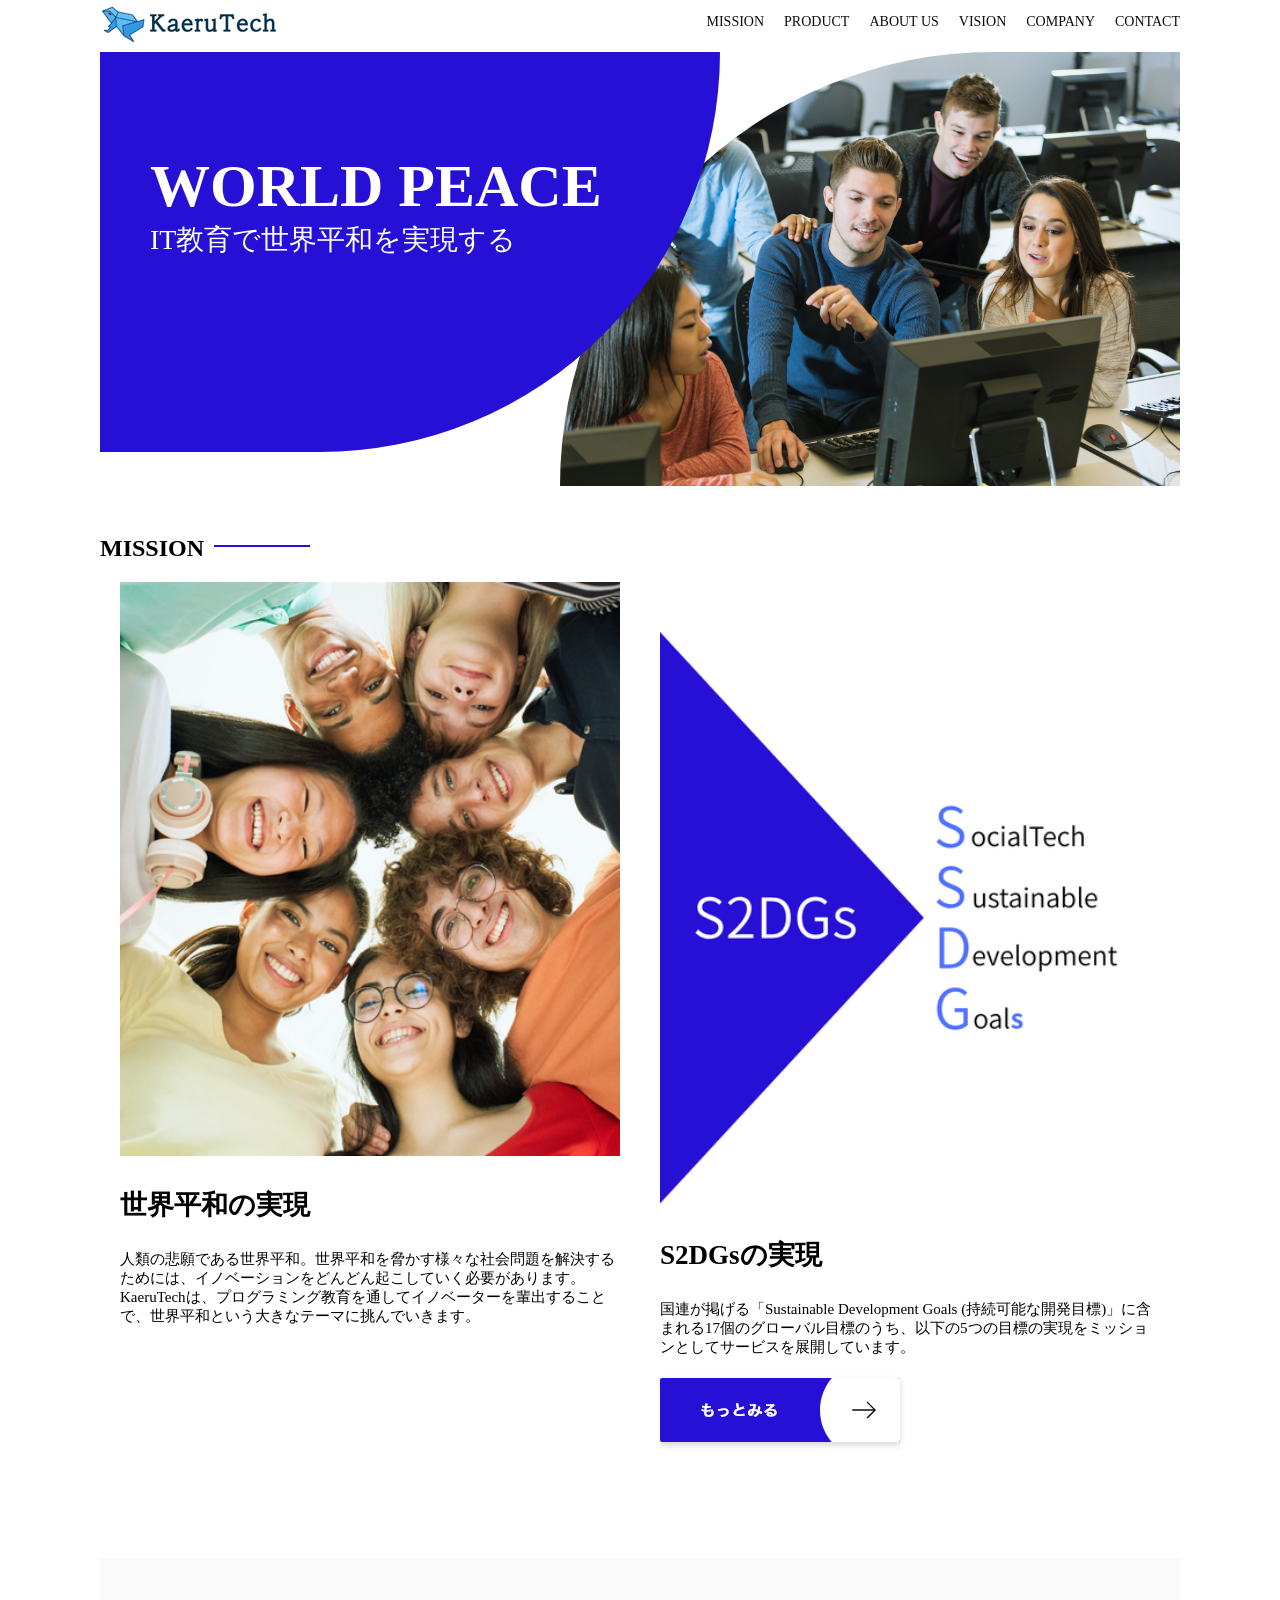
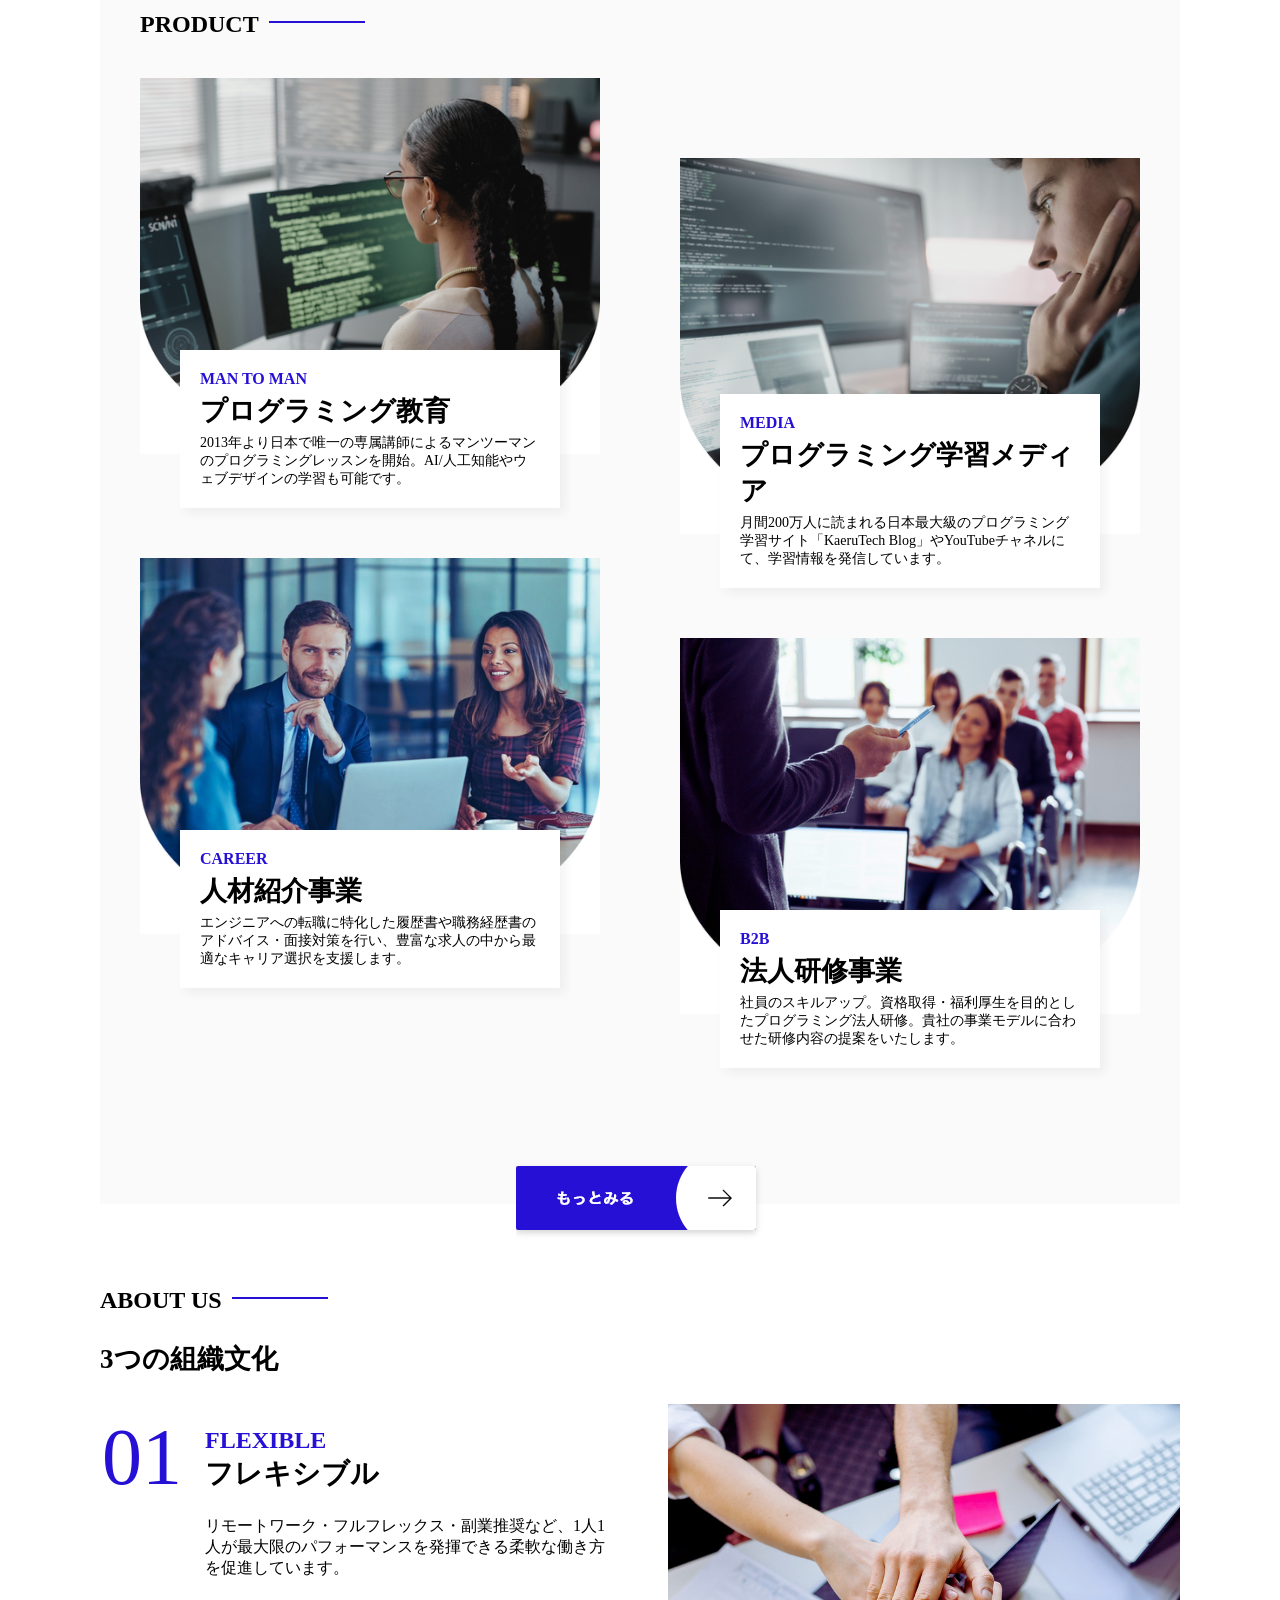
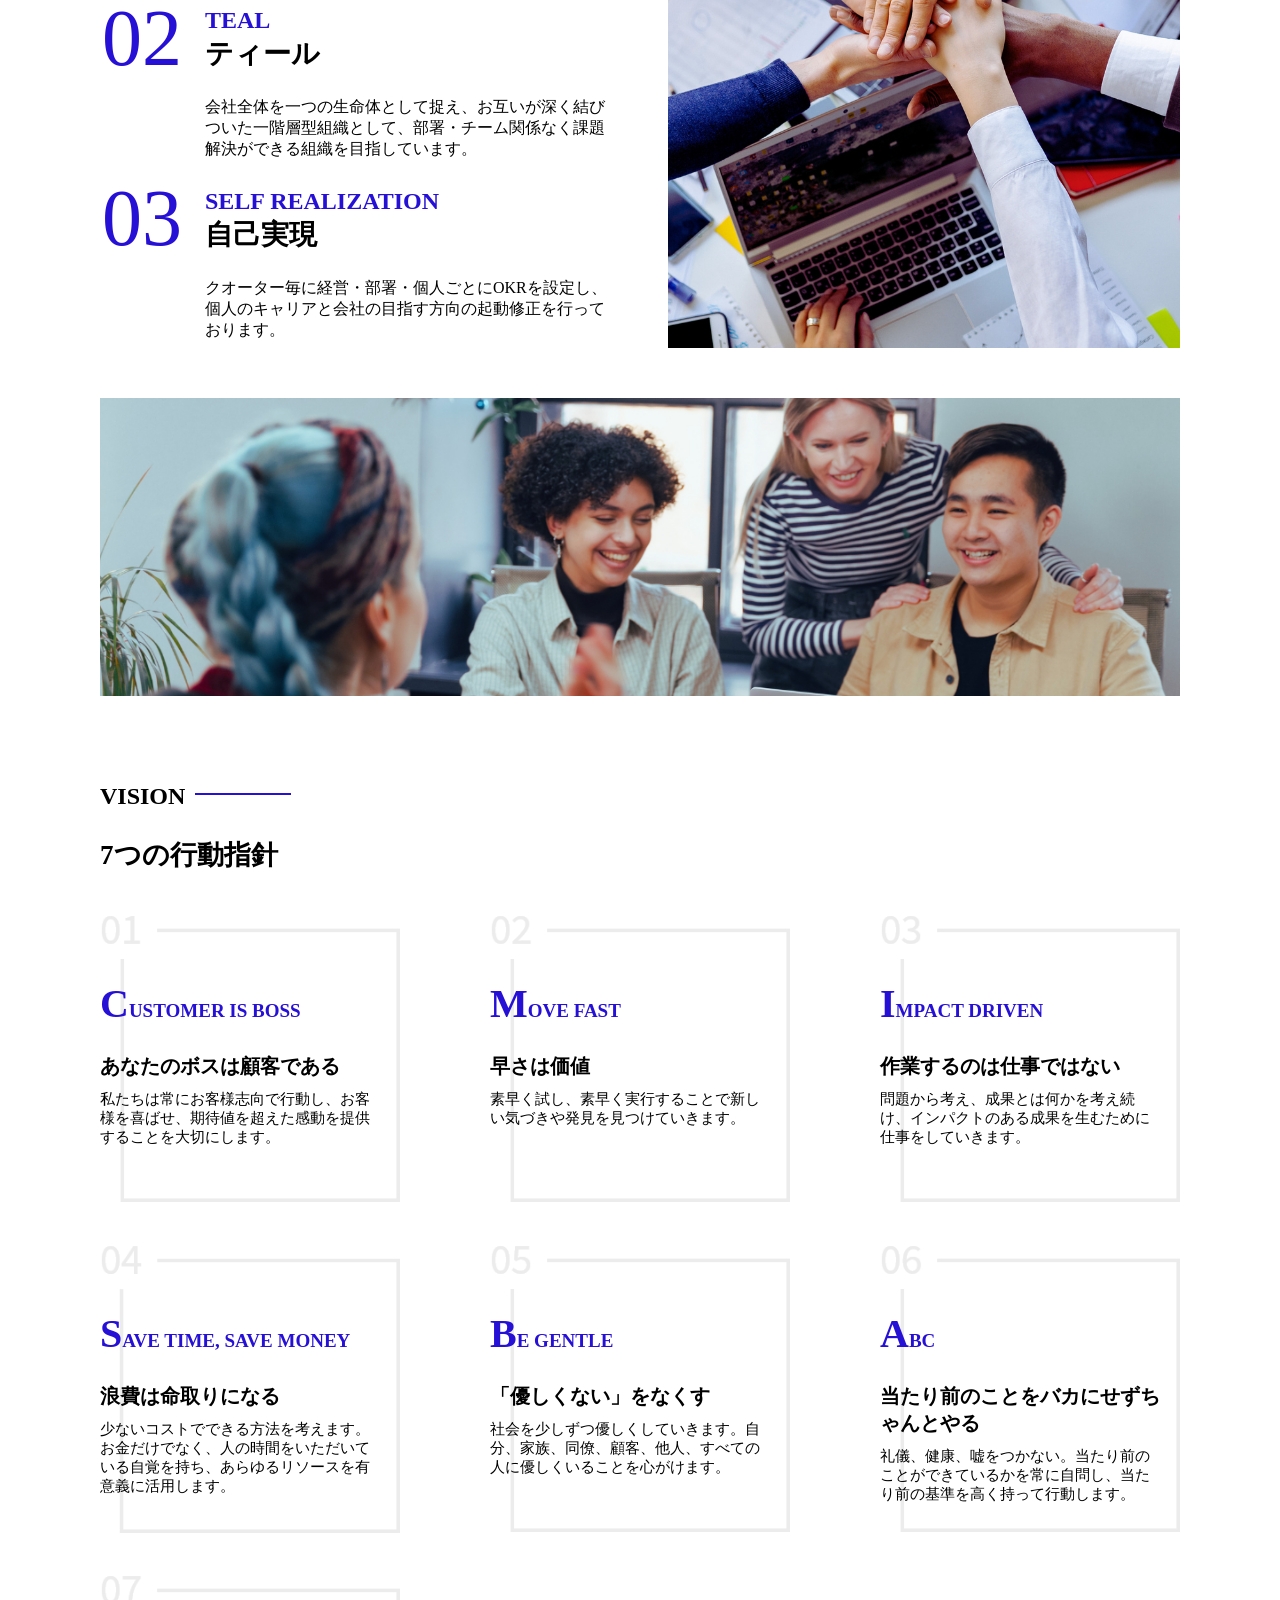
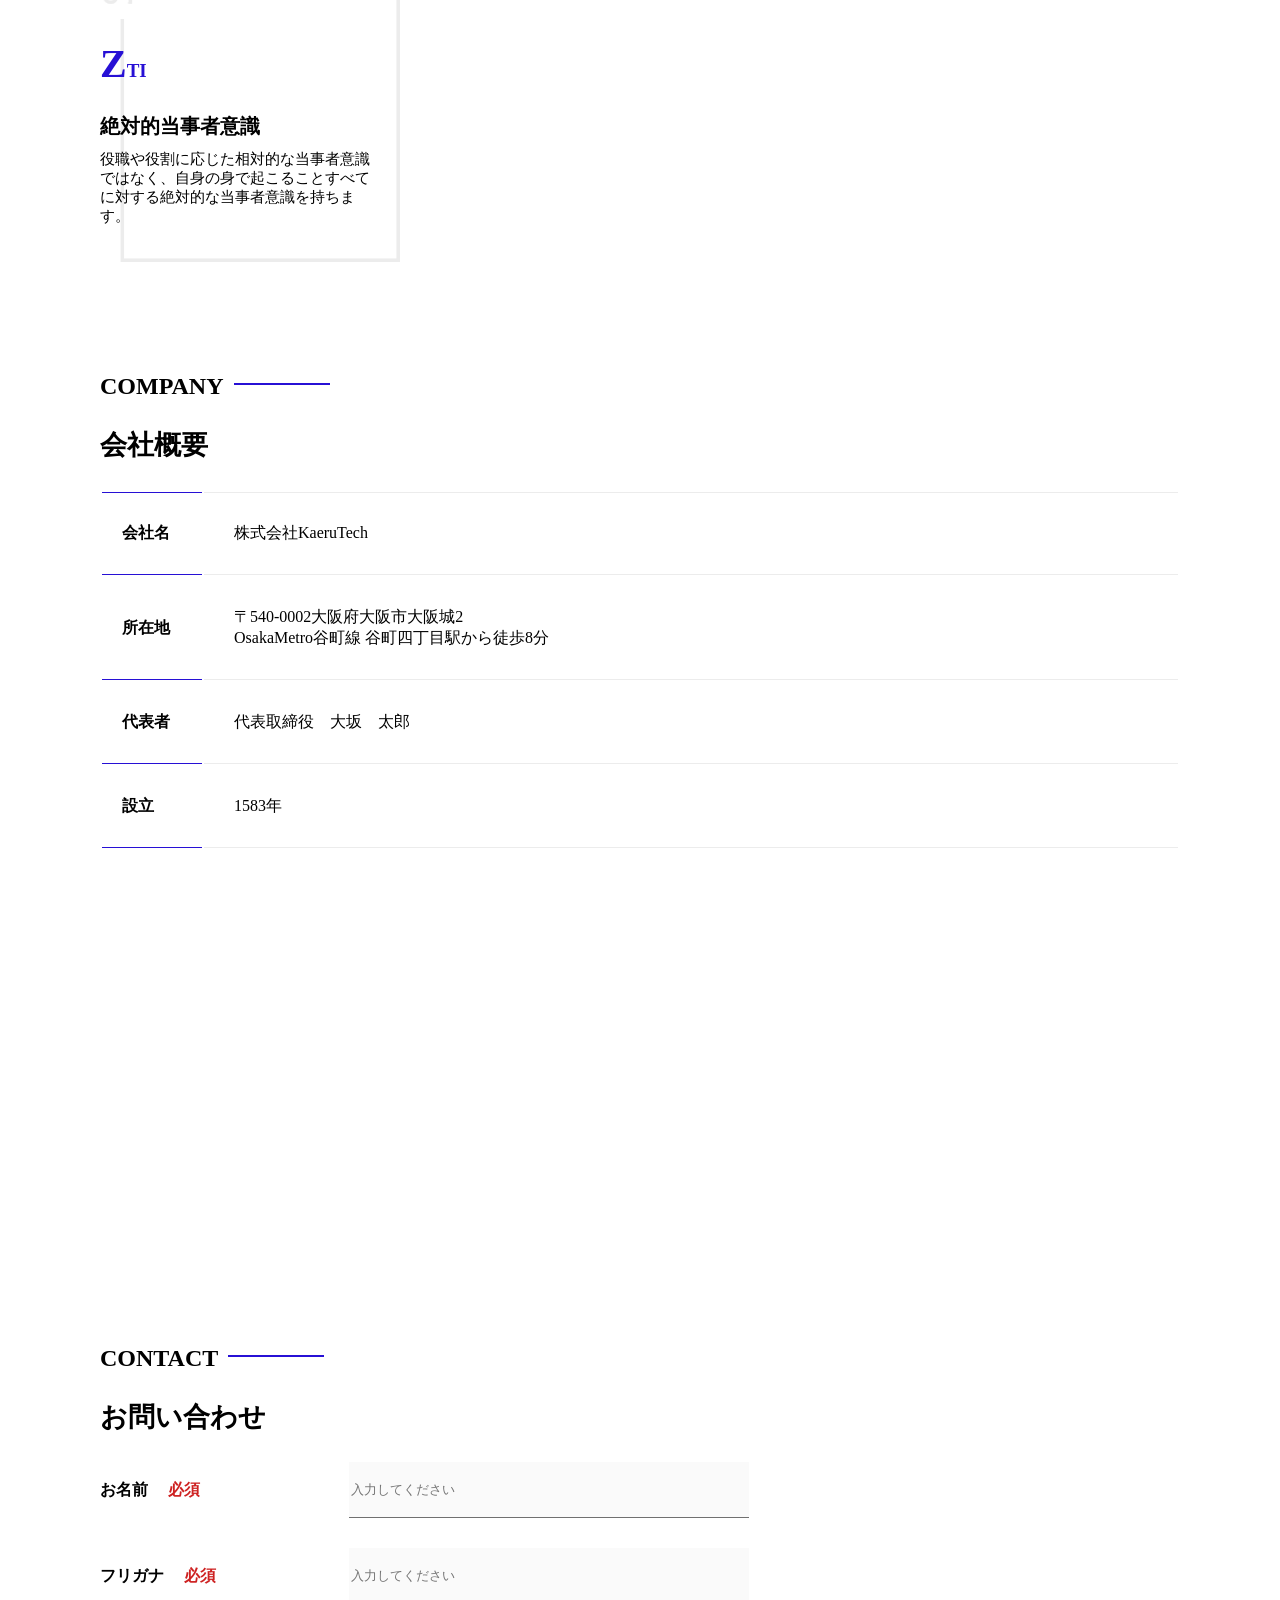
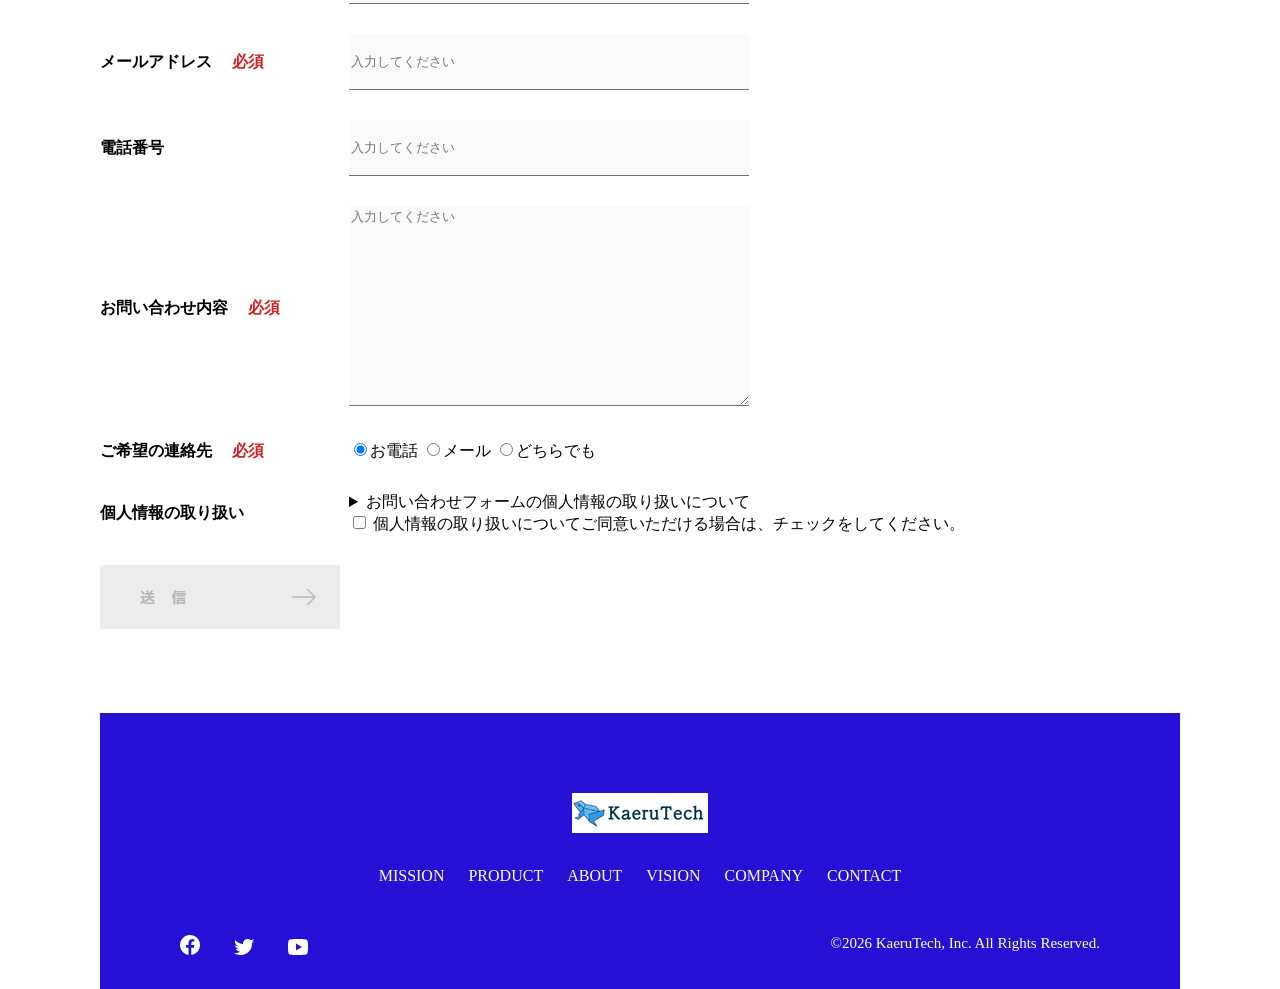
<file: index.html>
<!DOCTYPE html>
<html>

  <head>
    <title>KaeruTech</title>
    <meta charset="UTF-8">
    <meta name="description" content="KaeruTechはEdTech業界のリーディングカンパニーを目指します。">
    <meta name="viewport" content="width=device-width, initial-scale=1.0">
    <link rel="stylesheet" href="style.css">
  </head>
  <body>
    <!-- ヘッダー -->
    <header>
      <!-- ロゴ -->
      <a href="index.html" id="logo">
        <img src="images/logo.png" alt="トップページに戻る">
      </a>
      <!-- PC用ナビゲーション -->
       <nav id="nav-pc">
        <ul>
          <li><a href="mission.html">MISSION</a></li>
          <li><a href="product.html">PRODUCT</a></li>
          <li><a href="index.html#aboutus">ABOUT US</a></li>
          <li><a href="index.html#vision">VISION</a></li>
          <li><a href="index.html#company">COMPANY</a></li>
          <li><a href="index.html#contact">CONTACT</a></li>
        </ul>
       </nav>
       <!-- スマホ用メニューボタン -->
       <button id="menu-sp" onclick="document.getElementById('nav-sp').style.display = 'block'">
       <img src="images/button-menu.png" alt="ナビゲーションを開く">
       </button>
       <!-- スマホ用ナビゲーション -->
        <div id="nav-sp">
          <button id="close" onclick="document.getElementById('nav-sp').style.display = 'none'">
            <img src="images/button-close.png" alt="ナビゲーションを閉じる">
          </button>

          <nav>
            <ul>
              <li>
                <a id="logo-sp" href="index.html" onclick="document.getElementById('nav-sp').style.display = 'none'"><img src="images/logo-sp.png" alt="トップページに戻る"></a>
              </li>
              <li><a class="menu" href="mission.html" onclick="document.getElementById('nav-sp').style.display = 'none'">MISSION</a></li>
              <li><a class="menu" href="product.html" onclick="document.getElementById('nav-sp').style.display = 'none'">PRODUCT</a></li>
              <li><a class="menu" href="index.html#aboutus" onclick="document.getElementById('nav-sp').style.display = 'none'">ABOUT US</a></li>
              <li><a class="menu" href="index.html#vision" onclick="document.getElementById('nav-sp').style.display = 'none'">VISION</a></li>
              <li><a class="menu" href="index.html#company" onclick="document.getElementById('nav-sp').style.display = 'none'">COMPANY</a></li>
              <li><a class="menu" href="index.html#contact" onclick="document.getElementById('nav-sp').style.display = 'none'">CONTACT</a></li>
            </ul>
          </nav>
          <div id="sns">
            <a href="https://www.facebook.com">
              <img src="images/button-facebook.png" alt="Facebookのリンク">
            </a>
            <a href="https://x.com">
              <img src="images/button-twitter.png" alt="Xのリンク">
            </a>
            <a href="https://www.youtube.com">
              <img src="images/button-youtube.png" alt="YouTubeのリンク">
            </a>
          </div>
        </div>
    </header>
    <!-- メインコンテンツ -->
    <main>
      <article>
        <!-- メインビジュアル -->
        <section id="main-visual" >
          <div id="main-message">
            <h1>WORLD PEACE</h1>
            <p>IT教育で世界平和を実現する</p>
          </div>
          <img src="images/index/index-main_960x672.png" alt="PCの周りに集まる多国籍の仲間たち">
        </section>
        <!-- MISSIONセクション -->
        <section id="mission" >
          <h2 class="index-h2">MISSION</h2>
          <div id="mission-flex">
            <div>
              <img id="mission-photo" src="images/index/index-mission_432x496.png" alt="屋外のベンチで写真を撮る多国籍の仲間たち">
              <h3>世界平和の実現</h3>
              <p>
                人類の悲願である世界平和。世界平和を脅かす様々な社会問題を解決するためには、イノベーションをどんどん起こしていく必要があります。KaeruTechは、プログラミング教育を通してイノベーターを輩出することで、世界平和という大きなテーマに挑んでいきます。
              </p>
            </div>
            <div>
              <img id="s2dgs" src="images/index/s2dgs_432x496.png" alt="S2DGs">
              <h3>S2DGsの実現</h3>
              <p>国連が掲げる「Sustainable Development Goals (持続可能な開発目標)」に含まれる17個のグローバル目標のうち、以下の5つの目標の実現をミッションとしてサービスを展開しています。</p>
              <a href="mission.html">
                <img src="images/button-more.png" alt="もっとみる">
              </a>
            </div>
          </div>
        </section>
        <!-- PRODUCTセクション -->
        <section id="product" >
          <h2 class="index-h2">PRODUCT</h2>
          <div class="product-flex">
            <div id="product-left">
              <div>
                <img class="product-photo" src="images/index/index-mantoman_528x432.png" alt="PCでコードを書く女性">
                <div class="product-explain">
                  <span>MAN TO MAN</span>
                  <h3>プログラミング教育</h3>
                  <p>2013年より日本で唯一の専属講師によるマンツーマンのプログラミングレッスンを開始。AI/人工知能やウェブデザインの学習も可能です。</p>
                </div>
              </div>
              <div>
                <img class="product-photo" src="images/index/index-career_528x432.png" alt="笑顔で話し合う3人の男女">
                <div class="product-explain">
                  <span>CAREER</span>
                  <h3>人材紹介事業</h3>
                  <p>エンジニアへの転職に特化した履歴書や職務経歴書のアドバイス・面接対策を行い、豊富な求人の中から最適なキャリア選択を支援します。</p>
                </div>
              </div>
            </div>
            <div id="product-right">
              <div>
                <img class="product-photo" src="images/index/index-media_528x432.png" alt="Webコンテンツを閲覧する人">
                <div class="product-explain">
                  <span>MEDIA</span>
                  <h3>プログラミング学習メディア</h3>
                  <p>月間200万人に読まれる日本最大級のプログラミング学習サイト「KaeruTech Blog」やYouTubeチャネルにて、学習情報を発信しています。</p>
                </div>
              </div>
              <div>
                <img class="product-photo" src="images/index/index-b2b_528x432.png" alt="講演中の男性とそれを聞く人々">
                <div class="product-explain">
                  <span>B2B</span>
                  <h3>法人研修事業</h3>
                  <p>社員のスキルアップ。資格取得・福利厚生を目的としたプログラミング法人研修。貴社の事業モデルに合わせた研修内容の提案をいたします。</p>
                </div>
              </div>
            </div>
          </div>
          <div id="product-more">
            <a href="product.html">
              <img src="images/button-more.png" alt="もっとみる">
            </a>
          </div>
        </section>
        <!-- ABOUT USのセクション -->
        <section id="aboutus">
          <h2 class="index-h2">ABOUT US</h2>
          <h3>3つの組織文化</h3>
          <div>
            <table class="culture-table">
              <tr>
                <td class="culture-num">01</td>
                <th><span class="culture-en">FLEXIBLE</span><br>フレキシブル</th>
              </tr>
              <tr>
                <td>
                  <!-- カラのセルとなる -->
                </td>
                <td class="culture-description">リモートワーク・フルフレックス・副業推奨など、1人1人が最大限のパフォーマンスを発揮できる柔軟な働き方を促進しています。</td>
              </tr>
              <tr>
                <td class="culture-num">02</td>
                <th><span class="culture-en">TEAL</span><br>ティール</th>
              </tr>
              <tr>
                <td>
                  <!-- カラのセルとなる -->
                </td>
                <td class="culture-description">会社全体を一つの生命体として捉え、お互いが深く結びついた一階層型組織として、部署・チーム関係なく課題解決ができる組織を目指しています。</td>
              </tr>
              <tr>
                <td class="culture-num">03</td>
                <th><span class="culture-en">SELF REALIZATION</span><br>自己実現</th>
              </tr>
              <tr>
                <td>
                  <!-- カラのセルとなる -->
                </td>
                <td class="culture-description">クオーター毎に経営・部署・個人ごとにOKRを設定し、個人のキャリアと会社の目指す方向の起動修正を行っております。</td>
              </tr>
            </table>
            <img class="culture-img" src="images/index/index-aboutus1_512x544.png" alt="手を重ねあって団結する若者たち">
          </div>
          <img class="culture-img2" src="images/index/index-aboutus2_1216x336.png" alt="笑顔で話し合う4人の男女">
        </section>
        <!-- VISIONセクション -->
        <section id="vision" >
          <h2 class="index-h2">VISION</h2>
          <h3>7つの行動指針</h3>
          <div>
            <div class="vision-box">
              <img src="images/index/vision-01.png" alt="01">
              <div>
                <h4>CUSTOMER IS BOSS</h4>
                <h5>あなたのボスは顧客である</h5>
                <p>私たちは常にお客様志向で行動し、お客様を喜ばせ、期待値を超えた感動を提供することを大切にします。</p>
              </div>
            </div>
            <div class="vision-box">
              <img src="images/index/vision-02.png" alt="02">
              <div>
                <h4>MOVE FAST</h4>
                <h5>早さは価値</h5>
                <p>素早く試し、素早く実行することで新しい気づきや発見を見つけていきます。</p>
              </div>
            </div>
            <div class="vision-box">
              <img src="images/index/vision-03.png" alt="03">
              <div>
                <h4>IMPACT DRIVEN</h4>
                <h5>作業するのは仕事ではない</h5>
                <p>問題から考え、成果とは何かを考え続け、インパクトのある成果を生むために仕事をしていきます。</p>
              </div>
            </div>
            <div class="vision-box">
              <img src="images/index/vision-04.png" alt="04">
              <div>
                <h4>SAVE TIME, SAVE MONEY</h4>
                <h5>浪費は命取りになる</h5>
                <p>少ないコストでできる方法を考えます。お金だけでなく、人の時間をいただいている自覚を持ち、あらゆるリソースを有意義に活用します。</p>
              </div>
            </div>
            <div class="vision-box">
              <img src="images/index/vision-05.png" alt="05">
              <div>
                <h4>BE GENTLE</h4>
                <h5>「優しくない」をなくす</h5>
                <p>社会を少しずつ優しくしていきます。自分、家族、同僚、顧客、他人、すべての人に優しくいることを心がけます。</p>
              </div>
            </div>
            <div class="vision-box">
              <img src="images/index/vision-06.png" alt="06">
              <div>
                <h4>ABC</h4>
                <h5>当たり前のことをバカにせずちゃんとやる</h5>
                <p>礼儀、健康、嘘をつかない。当たり前のことができているかを常に自問し、当たり前の基準を高く持って行動します。</p>
              </div>
            </div>
            <div class="vision-box">
              <img src="images/index/vision-07.png" alt="07">
              <div>
                <h4>ZTI</h4>
                <h5>絶対的当事者意識</h5>
                <p>役職や役割に応じた相対的な当事者意識ではなく、自身の身で起こることすべてに対する絶対的な当事者意識を持ちます。</p>
              </div>
            </div>
          </div>
        </section>
        <!-- COMPANYセクション -->
        <section id="company" >
          <h2 class="index-h2">COMPANY</h2>
          <h3>会社概要</h3>
          <table id="company-table">
            <tr>
              <th class="tableheader tableheader-first">会社名</th>
              <td class="cell cell-first">株式会社KaeruTech</td>
            </tr>
            <tr>
              <th class="tableheader">所在地</th>
              <td class="cell">〒540-0002大阪府大阪市大阪城2<br>OsakaMetro谷町線 谷町四丁目駅から徒歩8分</td>
            </tr>
            <tr>
              <th class="tableheader">代表者</th>
              <td class="cell">代表取締役　大坂　太郎</td>
            </tr>
            <tr>
              <th class="tableheader">設立</th>
              <td class="cell">1583年</td>
            </tr>
          </table>
          <iframe src="https://www.google.com/maps/embed?pb=!1m18!1m12!1m3!1d3280.724885711208!2d135.52345807542477!3d34.68689233395404!2m3!1f0!2f0!3f0!3m2!1i1024!2i768!4f13.1!3m3!1m2!1s0x6000e0cd5c283afd%3A0xf01d07d5ca11e41!2z5aSn6Ziq5Z-O!5e0!3m2!1sja!2sjp!4v1775450162488!5m2!1sja!2sjp" width="600" height="450" style="border:0;" allowfullscreen="" loading="lazy" referrerpolicy="no-referrer-when-downgrade">"
          </iframe>
        </section>
        <!-- CONTACTセクション -->
        <section id="contact">
          <h2 class="index-h2">CONTACT</h2>
          <h3>お問い合わせ</h3>
          <form>
            <div>
              <div class="contact-heading">
                <label class="contact-label">お名前<span class="contact-span">必須</span></label>
              </div>
              <div>
                <input type="text" name="name" placeholder="入力してください" class="contact-textbox">
              </div>
            </div>
            <div>
              <div class="contact-heading">
                <label class="contact-label">フリガナ<span class="contact-span">必須</span></label>
              </div>
              <div>
                <input type="text" name="hurigana" placeholder="入力してください" class="contact-textbox">
              </div>
            </div>
            <div>
              <div class="contact-heading">
                <label class="contact-label">メールアドレス<span class="contact-span">必須</span></label>
              </div>
              <div>
                <input type="text" name="email" placeholder="入力してください" class="contact-textbox">
              </div>
            </div>
            <div>
              <div class="contact-heading">
                <label class="contact-label">電話番号</label>
              </div>
              <div>
                <input type="text" name="tel" placeholder="入力してください" class="contact-textbox">
              </div>
            </div>
            <div>
              <div class="contact-heading">
                <label class="contact-label">お問い合わせ内容<span class="contact-span">必須</span></label>
              </div>
              <div>
                <textarea class="contact-textarea" placeholder="入力してください" name="message"></textarea>
              </div>
            </div>
            <div>
              <div class="contact-heading">
                <label class="contact-label">ご希望の連絡先<span class="contact-span">必須</span></label>
              </div>
              <div>
                <input class="radiobutton" type="radio" value="tel" name="contact" checked><label>お電話</label>
                <input class="radiobutton" type="radio" value="mail" name="contact"><label>メール</label>
                <input class="radiobutton" type="radio" value="both" name="contact"><label>どちらでも</label>
              </div>
            </div>
            <div>
              <div class="contact-heading">
                <label class="contact-label">個人情報の取り扱い</label>
              </div>
              <div>
                <details>
                  <summary>お問い合わせフォームの個人情報の取り扱いについて</summary>
                  <div>
                    <dl>
                      <dt>１．組織の名称または氏名</dt>
                      <dd>株式会社KaeruTech</dd>
                      <dt>２．個人情報保護管理者（若しくはその代理人）の氏名又は職名、所属及び連絡先</dt>
                      <dd>
                        <p>コーポレート部　鈴木　一郎</p>
                        <p>メールアドレス： kaeru@example.com</p>
                        <p>TEL: 03-1234-5678</p>
                      </dd>
                      <dt>３．個人情報の利用目的</dt>
                      <dd>
                        <ul>
                          <li>本サービス及び本サービスに関連する情報の提供又はそれらに関する連絡のため</li>
                          <li>ユーザーの本人確認のため</li>
                          <li>当社サービスのご案内のため</li>
                          <li>当社の商品等の広告または宣伝（電子メールによるものを含むものとします。）</li>
                        </ul>
                      </dd>
                      <dt>４．個人情報の取り扱い業務の委託</dt>                      
                      <dd>個人情報の取扱業務の全部または一部を外部に業務委託する場合があります。その際、弊社は、個人情報を適切に保護できる管理体制を敷き実行していることを条件として委託先を厳選したうえで、機密保持契約を委託先と締結し、お客様の個人情報を厳密に管理させます。</dd>
                      <dt>５．個人情報の開示等の請求</dt>
                      <dd>
                        お客様は、弊社に対してご自身の個人情報の開示等（利用目的の通知、開示、内容の訂正・追加・削除、利用の停止または消去、第三者への提供の停止）に関して、当社問合わせ窓口に申し出ることができます。<br>
                        その際、弊社はお客様ご本人を確認させていただいたうえで、合理的な期間内に対応いたします。<br>
                        なお、個人情報に関する弊社問合わせ先は、次の通りです。
                      </dd>
                      <dd>
                        <p>株式会社KaeruTech　個人情報おい合わせ窓口</p>
                        <p>メールアドレス： kaeru@example.com  TEL:03-1234-5678</p>
                      </dd>
                      <dt>６．個人情報を提供されることの任意性について</dt>
                      <dd>お客様がご自身の個人情報を弊社に提供されるか否かは、お客様のご判断によりますが、もしご提供されない場合には、適切なサービスが提供できない場合がありますので予めご了承ください。</dd>
                    </dl>
                  </div>
                </details>
                <input type="checkbox" name="agree">
                <span>個人情報の取り扱いについてご同意いただける場合は、チェックをしてください。</span>
              </div>
            </div>
            <input type="image" src="images/button-submit.png" alt="送信する">
          </form>
        </section>
      </article>
    </main>

    <!-- フッター -->
  <footer>
    <div id="footer-logo">
      <img src="images/logo-sp.png" alt="KaeruTech">
    </div>
    <div id="footer-link">
      <a href="mission.html">MISSION</a>
      <a href="product.html">PRODUCT</a>
      <a href="index.html#aboutus">ABOUT</a>
      <a href="index.html#vision">VISION</a>
      <a href="index.html#company">COMPANY</a>
      <a href="index.html#contact">CONTACT</a>
    </div>
    <div id="sns-footer">
      <div class="sns-btns">
        <a href="https://www.facebook.com"><img src="images/button-facebook.png" alt="Facebookのリンク"></a>
        <a href="https://x.com"><img src="images/button-twitter.png" alt="Xへのリンク"></a>
        <a href="https://www.youtube.com"><img src="images/button-youtube.png" alt="YouTubeのリンク"></a>
      </div>
      <p id="copyright">&copy;2026 KaeruTech, Inc. All Rights Reserved.</p>
    </div>
  </footer>   
  </body>
</html>
</file>
<file: style.css>
/* 全てのhtmlファイルで共通、PC・スマホも共通 */
* {
  box-sizing: border-box; /* box-sizing を使うと要素のサイズ指定の際にpaddingとborderが自動で考慮される */
}

p {
  font-size: 15px;
}

body {
  max-width: 1080px;
  margin: 0 auto 0 auto;
  font-family: "Source Sans Pro", "Hiragino Kaku Gothic ProN" Meiryo, Arial, sans-serif;
}

header {
  display: flex;
  justify-content: space-between;
}

/* ナビゲーションのレイアウト */
#nav-pc {
  font-size: 14px;
}

#nav-pc ul {
  display:flex;
  padding-left: 0;
}

#nav-pc li {
  list-style: none;
}

/* ナビゲーションのリンクの装飾設定 */
#nav-pc a {
  text-decoration: none;
  margin-left: 20px;
  color: #0d0d0d;
}

#nav-pc a:hover {
  text-decoration: underline;
}

/* スマホ用ナビを非表示に */
#nav-sp,
#menu-sp {
  display: none;
}

#main-visual {
  position: relative;
  height:400px;
}

#main-message {
  position: absolute;
  top: 0;
  left:0;
  background-color: #2710D5;
  color:#ffffff;
  border-radius: 0 0 476px 0;
  max-width: 620px;
  width: 100%;
  height:100%;
  z-index: 11;
}

#main-message > h1 {
  font-size:60px;
  margin: 100px 0 0 50px;
}

#main-message > p {
  font-size:28px;
  margin: 0 0 0 50px;
}

#main-visual > img {
  max-width:620px;
  border-radius: 476px 0 0 0;
  position: absolute;
  top: 0;
  right: 0;
  z-index: 10;
}

h2 {
  margin: 40px 0 0 0;
}

h2::after {
  content: url("images/line.png");
  margin-left: 10px;
}

h3 {
  font-size: 27px;
}

/* MISSIONセクション */
#mission {
  margin: 80px auto;
}

#mission-flex {
  display:flex;
}

#mission-flex > div {
  width: 50%;
  margin: 20px;
}

#mission-photo {
  width:100%;
}

#s2dgs {
  margin-top: 50px;
  width: 100%;
}

/* PRODUCTセクション */
#product {
  background-color: #fafafa;
  margin: 80px 0 80px 0;
  padding: 10px 40px 0 40px;
}

/* 外枠 */
#product .product-flex {
  margin-top: 40px;
  display: flex;
}

/* 左のカラム */
#product-left {
  width:50%;
  margin-right: 20px;
}

/* 右のカラム */
#product-right {
  width: 50%;
  margin-left:20px;
  margin-top: 80px;
}

/* 画像　+　説明の枠 */
#product-left > div {
  position: relative;
  height: 480px;
  margin-right: 20px;
}

#product-right > div {
  position: relative;
  height: 480px;
  margin-left: 20px;
}

/* 画像 */
.product-photo {
  width: 100%;
}

/* 説明文の枠 */
.product-explain {
  background-color: #ffffff;
  position: absolute;
  left: 0;
  bottom: 50px;
  margin: 0 40px 0 40px;
  padding: 20px;
  box-shadow: 5px 5px 10px rgba(0,0,0,0.05);
}

/* 説明文の英語 */
.product-explain > span {
  color: #2710d5;
  font-weight: bold;
  font-size: 16px;
  margin: 0;
}

/* 説明文の見出し */
.product-explain > h3 {
  margin: 5px 0 5px 0;
}

/* 説明文 */
.product-explain > p {
  font-size: 14px;
  margin: 0;
}

/* もっと見るボタン */
#product-more {
  text-align: center;
}

#product-more > a {
  position: relative;
  bottom: -42px;
}

/* ABOUT US */
#aboutus {
  margin: 80px auto 80px auto;
}

/* 3つの組織文化と画像を入れる枠 */
#aboutus >div {
  display: flex;
}

/* 画像 */
.culture-img {
  width: 50%;
  align-self: flex-start;
}

.culture-img2 {
  margin-top: 50px;
  width: 100%;
}

/* 3つの組織文化の表 */
.culture-table {
  margin-right: 50px;
}

/* 番号 */
.culture-num {
  font-size: 80px;
  color: #2710d5;
  padding: 0 20px 0 0;
}

/* 見出し */
.culture-table th {
  text-align: left;
  font-size: 28px;
  font-weight: bold;
}

/* 組織文化英語 */
.culture-en {
  color: #2710d5;
  font-size: 24px;
}

/* 説明文 */
.culture-description {
  margin: 0;
}

/* VISION */
#vision {
  margin: 80px auto 80px auto;
}

/* セクション内の外枠 */
#vision > div {
  display: flex;
  justify-content: space-between;
  flex-wrap: wrap;
}

/* 「7つの行動指針」の枠 */
.vision-box {
  width: 300px;
  height: 300px;
  margin-bottom: 30px;
  position: relative;
}

/* 画像 */
.vision-box > img {
  width:100%;
  position:relative;
  z-index: 30;
}

/* 見出しと説明文 */
.vision-box > div {
  position: absolute;
  top: 0;
  left: 0;
  z-index: 31;
  margin-right: 20px;
}

/* 英語の見出し */
.vision-box > div > h4 {
  color: #2710d5;
  font-size: 19px;
  margin-top: 80px;
}

/* h4の一文字目 */
.vision-box > div > h4::first-letter {
  font-size: 40px;
}

/* 日本語の見出し */
.vision-box > div > h5 {
  font-size: 20px;
  margin: 0 0 0 0;
}

/* 説明文 */
.vision-box > div > p {
  margin: 10px 0 0 0;
}

/* COMPANYセクション */
#company {
  margin: 80px auto 80px auto;
}

/* 「会社概要」全体 */
#company-table {
  width: 100%;
}

/* 2行目以降の見出し */
.tableheader {
  text-align: left;
  padding: 20px;
  border-bottom-color: #2710d5;
  border-bottom-width: 1px;
  border-bottom-style: solid;
  width: 100px;
}

/* 1行目の見出し */
.tableheader-first {
  border-top-color: #2710d5;
  border-top-width: 1px;
  border-top-style: solid;
}

/* セル（内容文） */
.cell {
  padding: 30px;
  border-bottom-color: #ececec;
  border-bottom-width: 1px;
  border-bottom-style: solid;
}

/* 1行目のセル */
.cell-first {
  border-top-color: #ececec;
  border-top-width: 1px;
  border-top-style: solid;
}

/* 地図 */
#company > iframe {
  width:100%;
  height: 368px;
  margin-top: 40px;
}

/* CONTACTセクション */
#contact {
  margin: 80px auto 80px auto;
}

/* 各フォームのグループ化（外枠） */
#contact > form > div {
  display: flex;
  flex-direction: row;
  flex-wrap: wrap;
  padding-bottom: 30px;
}

/* 左列の見出し */
.contact-heading {
  width: 249px;
  align-self: center;
}

/* 見出しのラベル */
.contact-label {
  font-weight: bold;
}

/* 「必須」の文字 */
.contact-span {
  color: #ce2222;
  margin-left: 20px;
  font-weight: bold;
}

/* テキストボックス */
.contact-textbox {
  border-top: 0;
  border-left: 0;
  border-right: 0;
  border-bottom-width: 1px;
  border-bottom-color: #707070;
  border-style: solid;
  background-color: #fafafa;
  width: 400px;
  height: 56px;
}

/* お問い合わせ内容のテキストエリア */
.contact-textarea {
  border-top: 0;
  border-left: 0;
  border-right: 0;
  border-bottom-width: 1px;
  border-bottom-color: #707070;
  background-color: #fafafa;
  width: 400px;
  height:200px;
}

/* 個人情報エリア */
#contact dt {
  font-weight: bold;
}

#contact dd {
  margin: 0 0 16px 0;
}

#contact dd p {
  margin: 0;
}

#contact dd ul {
  padding-left: 0;
}

#contact dd li {
  margin-bottom: 0;
  list-style: none;
}

/* フッター */
footer {
  background-color: #2710d5;
  text-align: center;
  padding: 80px 80px 30px 80px;
}

#footer-logo {
  margin-bottom: 30px;
}

#footer-link {
  margin-bottom: 50px;
}

#footer-link > a {
  text-decoration: none;
  margin: 10px;
  color: #ffffff;
}

#footer-link > a:hover {
  text-decoration: underline;
}

#sns-footer {
  display: flex;
  justify-content: space-between;
}

#sns-footer a {
  margin-right: 30px;
}

#copyright {
  color: #ffffff;
  margin: 0;
}

/* =========================
    スマートフォン用のスタイル
==========================*/
@media screen and (max-width: 767px) {
  /* PC用ナビゲーションを非表示に */
  #nav-pc {
    display: none;
  }

  /* ハンバーガーメニュー */
  #menu-sp {
    display:block;
    background-color: transparent;
    float: right;
    padding: 0;
    border: none;
  }

  /* スマホ用ナビゲーションの表示切替 */
  /* 初期状態、レイアウトと非表示設定 */
  #nav-sp {
    background-color: #2710d5;
    position: fixed;
    left: 0;
    top: 0;
    width: 100%;
    height: 100%;
    display: none;
    z-index: 100;
  }
  /* ✕ボタン */
  #close {
    position: absolute;
    top: 20px;
    right: 20px;
    background-color: transparent;
    border: none;
  }

/* #nav-sp要素のスタイル設定 */
  #nav-sp nav ul {
    padding-left: 0;
  }

  #nav-sp nav li {
    list-style: none;
  }

  /* ナビゲーションメニュー用ロゴ */
  #logo-sp {
    margin: 80px 0 30px 20px;
  }

  /* ナビゲーションのリンク(aタグ) */
  #nav-sp nav a {
    display: block;
    color: #ffffff;
  }

  #nav-sp nav a:hover {
    text-decoration: underline;
  }

  #nav-sp .menu {
    text-decoration: none;
    margin: 0 20px 0 20px;
    height: 44px;
    font-size: 16px;
    background-image: url("images/arrow.png");
    background-repeat: no-repeat;
    background-position: right top;
  }

  /* snsボタンをグループ化 */
  #sns {
    position: absolute;
    bottom: 20px;
    left: 20px;
  }

  /* SNSボタンのリンク */
  #sns >a {
    margin-right: 30px;
  }

  /* メインビジュアル */
  #main-visual {
    position: relative;
    height: 470px;
  }

  #main-visual > div {
    text-align: center;
    height: 280px;
  }

  #main-visual h1 {
    font-size: 28px;
    margin: 90px 0 0 0;
  }

  #main-visual > div > p {
    margin: 0;
    font-size: 15px;
  }

  #main-visual > img {
    width: 100%;
    border-radius: 476px 0 0 0;
    top: auto;
    bottom: 0;
  }

  /* 見出し */
  h2 {
    margin:15px 0 15px 0;
  }

  h3 {
    font-size: 24px;
    margin: 10px 0 0 0;
  }

  /* MISSIONセクション */
  #mission {
    margin: 20px 0 20px 0;
    padding: 0 20px 0 20px;
  }

  #mission-flex { /* 画像 */
    flex-direction: column;
  }

  #mission-flex >div {
    width: 100%;
    margin: 0;
  }

  #product {
    margin: 0;
    padding: 10px 20px 0 20px;
  }

  #product .product-flex { /* 外枠部分 */
    flex-direction: column;
    margin-top: 0;
  }

  /* 左右のカラム　スマホでは縦並び */
  #product-left, #product-right {
    width: 100%;
    margin: 0;
  }

  /* 画像＋説明の枠 */
  #product-left > div, #product-right > div {
    height: auto;
    margin: 0;
  }

  /* 説明文の枠 */
  .product-explain {
    position: relative;
    margin: 0;
  }

  .product-explain > h3 {
    margin: 10px 0 10px 0;
    font-size: 24px;
  }

  /* 「もっとみる」ボタン */
  #product-more {
    text-align: left;
  }

  /* ABOUT US セクション */
  #aboutus {
    margin: 80px 20px 80px 20px;
  }
  
  #aboutus > div {
    flex-direction: column;
  }

  .culture-table th {
    font-size: 16px;
  }

  .culture-table {
    margin-right: 0;
    padding-right: 20px;
    order: 2;
  }

  .culture-img {
    width: 100%;
    order: 1;
  }

  .culture-img2 {
    margin-top: 0;
  }

  .culture-num {
    padding: 0;
  }

  .culture-description {
    margin: 0;
  }

  /* VISIONセクション */
  #vision {
    margin: 80px 20px 80px 20px;
  }

  .vision-box >img {
    position: absolute;
    top: 0;
    left: 0;
  }

  .vision-box > div > h4 {
    margin: 60px 0 0 0;
  }

  /* COMPANYセクション */
  #company {
    margin: 0 20px 0 20px;
  }

  #company > h3 {
    margin-bottom: 20px;
  }

  .tableheader {
    width: 50%;
  }

  .cell {
    padding: 20px;
  }

  #company > iframe {
    height: 240px;
  }
}
</file>
